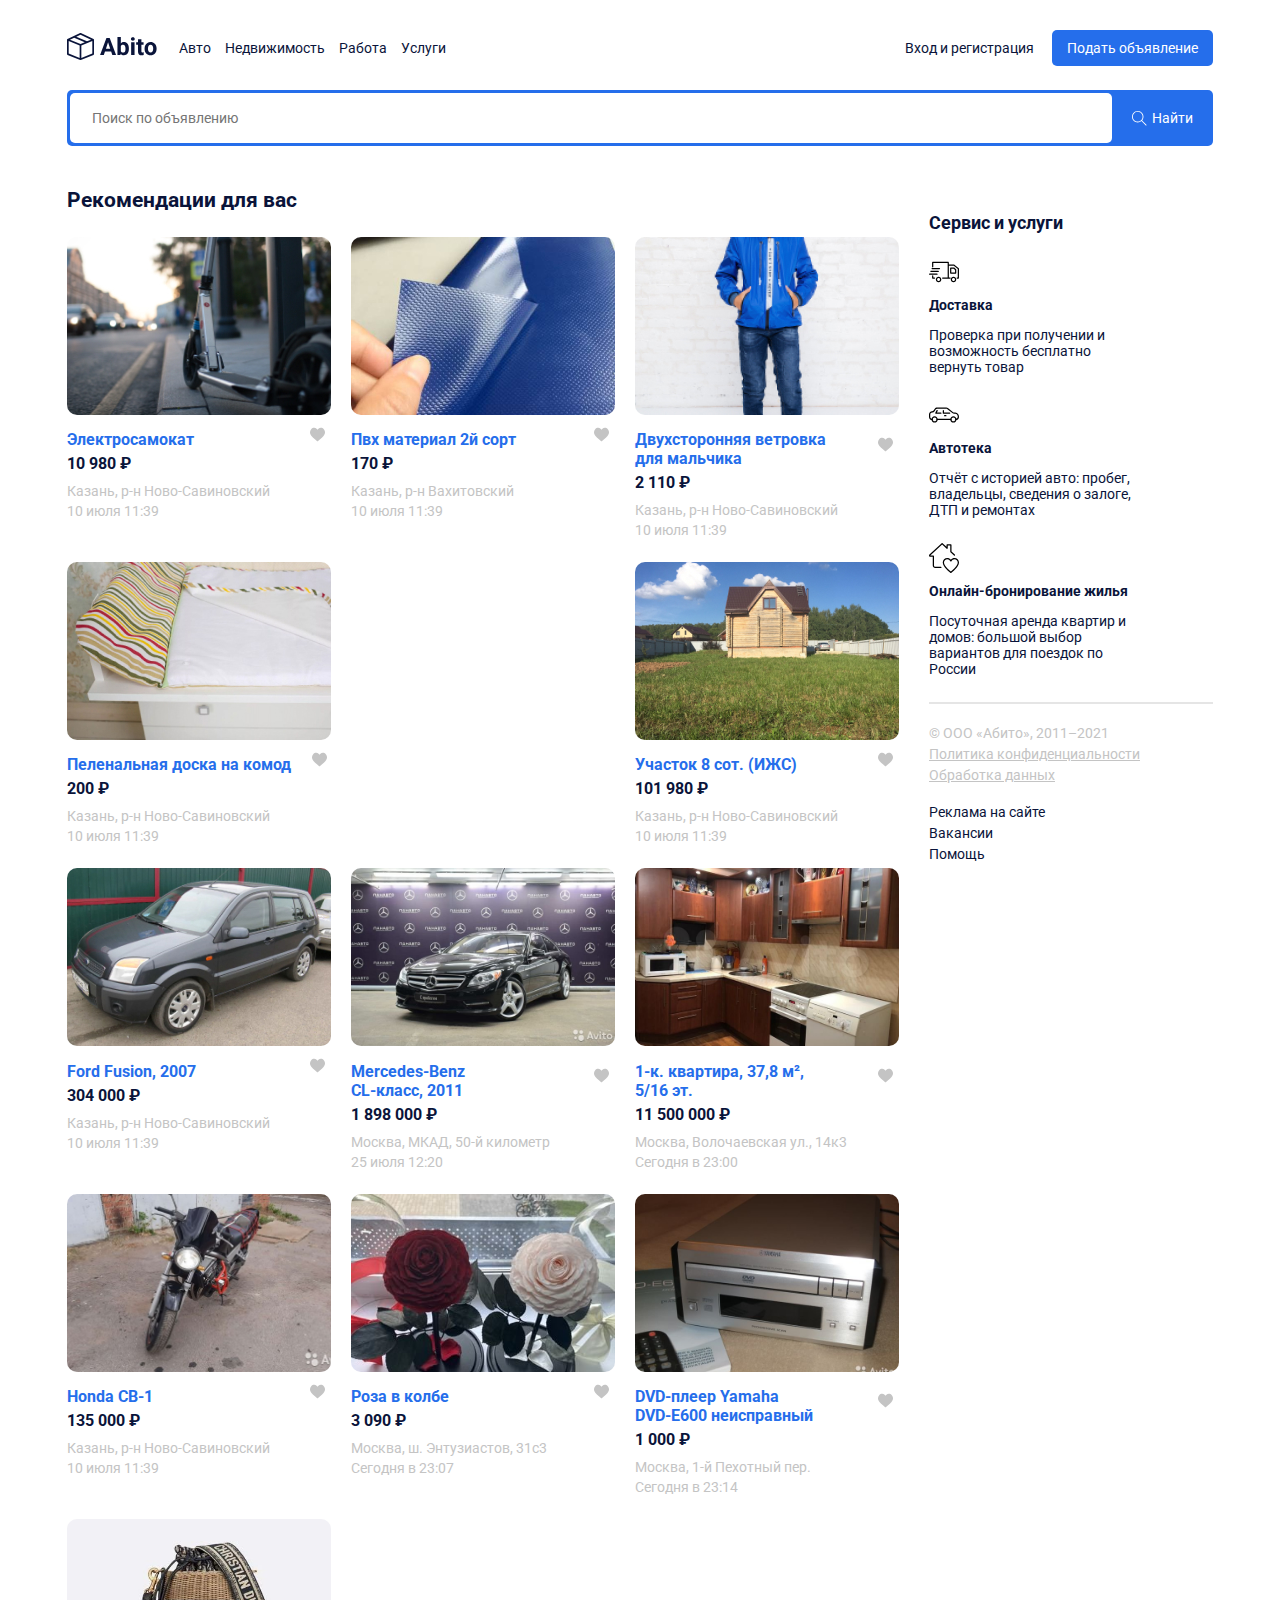
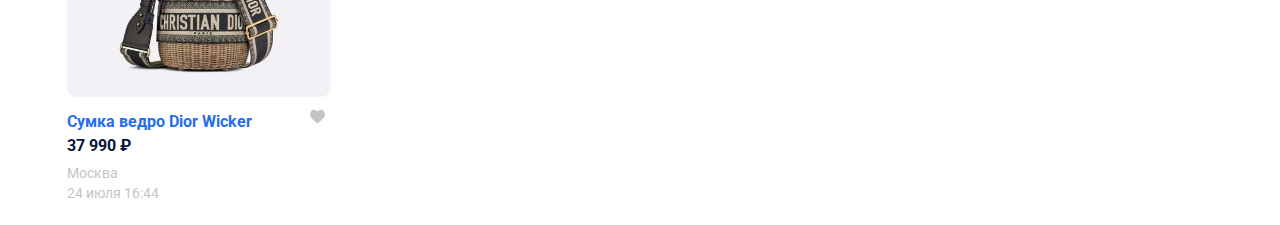
<file: index.html>
<!DOCTYPE html>
<html lang="en">
<head>
    <meta charset="UTF-8">
    <meta http-equiv="X-UA-Compatible" content="IE=edge">
    <meta name="viewport" content="width=device-width, initial-scale=1.0">
    <link rel="preconnect" href="https://fonts.googleapis.com">
    <link rel="preconnect" href="https://fonts.gstatic.com" crossorigin>
    <link href="https://fonts.googleapis.com/css2?family=Roboto:wght@400;700&display=swap" rel="stylesheet">
    <link rel="stylesheet" href="css/normalize.css">
    <link rel="stylesheet" href="css/style.css">
    <title>Abito - Доска объявлений</title>
</head>
<body>
    <header class="header container">
        <div class="navbar">
            <a href="/index.html" class="logo">
            <img src="img/logo.svg" alt="logo: abito" class="logo-img">
            </a>
            <div class="navbar-panel">
                    <button class="close-menu">
                        <svg width="41" height="41" viewBox="0 0 41 41" fill="none" xmlns="http://www.w3.org/2000/svg">
                            <path d="M0.5 0.5L40.5 40.5M0.5 40.5L40.5 0.5" stroke="black"/>
                            </svg>
                            
                    </button>
                <nav class="navbar-menu">
                    <ul class="menu">
                        <li class="menu-item">
                            <a href="#" class="menu-link">Авто</a>
                        </li>
                        <li class="menu-item">
                            <a href="#" class="menu-link">Недвижимость</a>
                        </li>
                        <li class="menu-item">
                            <a href="#" class="menu-link">Работа</a>
                        </li>
                        <li class="menu-item">
                            <a href="#" class="menu-link">Услуги</a>
                        </li>
                    </ul>
                </nav>
                <div class="button-group">
                    <a href="#" class="button button-link">Вход и регистрация</a>
                    <a href="#" class="button button-primary">Подать объявление</a>
                </div>
            </div>
            <button class="menu-button">
                <svg width="30" height="16" viewBox="0 0 30 16" fill="none" xmlns="http://www.w3.org/2000/svg">
                    <path d="M0.937476 2.37501H29.0624C29.58 2.37501 29.9999 1.95498 29.9999 1.43754C29.9999 0.920016 29.5799 0.500061 29.0624 0.500061H0.937476C0.419955 0.500061 0 0.920094 0 1.43754C0 1.95498 0.420033 2.37501 0.937476 2.37501Z" fill="black"/>
                    <path d="M29.0624 7.06256H0.937476C0.419955 7.06256 0 7.48259 0 8.00003C0 8.51747 0.420033 8.9375 0.937476 8.9375H29.0624C29.58 8.9375 29.9999 8.51747 29.9999 8.00003C29.9999 7.48259 29.58 7.06256 29.0624 7.06256Z" fill="black"/>
                    <path d="M29.0625 13.625H10.3125C9.79495 13.625 9.375 14.0451 9.375 14.5625C9.375 15.08 9.79503 15.5 10.3125 15.5H29.0625C29.58 15.5 29.9999 15.0799 29.9999 14.5625C30 14.045 29.58 13.625 29.0625 13.625Z" fill="black"/>
                    </svg>
            </button>
        </div>
        <div class="search-panel">
            <input type="search" class="search-input" placeholder="Поиск по объявлению">
            <button class="search-button">
                <svg 
                    class="search-icon" 
                    width="15" 
                    height="15" 
                    viewBox="0 0 15 15" 
                    fill="none" 
                    xmlns="http://www.w3.org/2000/svg"
                    >
                    <g clip-path="url(#clip0)">
                    <path d="M14.6506 14.0012L10.0862 9.43675C10.9465 8.43352 11.4706 7.13293 11.4706 5.71058C11.4706 2.54822 8.89765 -0.0247192 5.7353 -0.0247192C4.20353 -0.0247192 2.76265 0.571751 1.67824 1.6544C0.595589 2.73793 -0.000881376 4.17881 9.77541e-07 5.71058C9.77541e-07 8.87293 2.57294 11.4459 5.7353 11.4459C7.15765 11.4459 8.45912 10.9218 9.46235 10.0615L14.0268 14.6259L14.6506 14.0012ZM5.7353 10.5635C3.06 10.5635 0.882354 8.38675 0.882354 5.71058C0.881472 4.41352 1.38618 3.19499 2.30294 2.2791C3.21882 1.36234 4.43824 0.857634 5.7353 0.857634C8.41059 0.857634 10.5882 3.0344 10.5882 5.71058C10.5882 8.38587 8.41059 10.5635 5.7353 10.5635Z" fill="white"/>
                    </g>
                    <defs>
                    <clipPath id="clip0">
                    <rect width="15" height="15" fill="white"/>
                    </clipPath>
                    </defs>
                    </svg>
                <span class="search-button-text">Найти</span>
            </button>
        </div>
    </header>

    <div class="page-content container">
        <div class="main">
            <h2 class="page-title">Рекомендации для вас</h2>
            <div class="cards">
                <div class="card">
                    <a href="single.html" class="card-link">
                        <img src="img/samokat.jpg" alt="photo" class="card-image">
                    </a>
                    <div class="card-header">
                        <a href="single.html" class="card-link">
                            <h3 class="card-title">Электросамокат</h3>
                        </a>
                        <button class="like">
                            <img src="/img/Like.svg" alt="">
                        </button>
                    </div>
                    <strong class="card-price">10 980 ₽</strong>
                    <p class="card-text">Казань, р-н Ново-Савиновский</p>
                    <p class="card-text">10 июля 11:39</p>
                </div>
                <div class="card">
                    <a href="single.html" class="card-link">
                        <img src="img/material.jpg" alt="photo" class="card-image">
                    </a>
                    <div class="card-header">
                        <a href="single.html" class="card-link">
                            <h3 class="card-title">Пвх материал 2й сорт</h3>
                        </a>
                        <button class="like">
                            <img src="/img/Like.svg" alt="">
                        </button>
                    </div>
                    <strong class="card-price">170 ₽</strong>
                    <p class="card-text">Казань, р-н Вахитовский</p>
                    <p class="card-text">10 июля 11:39</p>
                </div>
                <div class="card">
                    <a href="single.html" class="card-link">
                        <img src="img/vetrov.jpg" alt="photo" class="card-image">
                    </a>
                    <div class="card-header">
                        <a href="single.html" class="card-link">
                            <h3 class="card-title">Двухсторонняя ветровка <br> для мальчика</h3>
                        </a>
                        <button class="like">
                            <img src="/img/Like.svg" alt="">
                        </button>
                    </div>
                    <strong class="card-price">2 110 ₽</strong>
                    <p class="card-text">Казань, р-н Ново-Савиновский</p>
                    <p class="card-text">10 июля 11:39</p>
                </div>
                <div class="card">
                    <a href="single.html" class="card-link">
                        <img src="img/komod.jpg" alt="photo" class="card-image">
                    </a>
                    <div class="card-header">
                        <a href="single.html" class="card-link">
                            <h3 class="card-title">Пеленальная доска на комод</h3>
                        </a>
                        <button class="like">
                            <img src="/img/Like.svg" alt="">
                        </button>
                    </div>
                    <strong class="card-price">200 ₽</strong>
                    <p class="card-text">Казань, р-н Ново-Савиновский</p>
                    <p class="card-text">10 июля 11:39</p>
                </div>
                <div class="card">
                    <a href="single.html" class="card-link">
                        <img src="img/daja.jpg" alt="photo" class="card-image">
                    </a>
                    <div class="card-header">
                        <a href="single.html" class="card-link">
                            <h3 class="card-title">Участок 8 сот. (ИЖС)</h3>
                        </a>
                        <button class="like">
                            <img src="/img/Like.svg" alt="">
                        </button>
                    </div>
                    <strong class="card-price">101 980 ₽</strong>
                    <p class="card-text">Казань, р-н Ново-Савиновский</p>
                    <p class="card-text">10 июля 11:39</p>
                </div>
                <div class="card">
                    <a href="single.html" class="card-link">
                        <img src="img/Fusion.jpg" alt="photo" class="card-image">
                    </a>
                    <div class="card-header">
                        <a href="single.html" class="card-link">
                            <h3 class="card-title">Ford Fusion, 2007</h3>
                        </a>
                        <button class="like">
                            <img src="/img/Like.svg" alt="">
                        </button>
                    </div>
                    <strong class="card-price">304 000 ₽</strong>
                    <p class="card-text">Казань, р-н Ново-Савиновский</p>
                    <p class="card-text">10 июля 11:39</p>
                </div>
                <div class="card">
                    <a href="single.html" class="card-link">
                        <img src="img/11537051993.jpg" alt="photo" class="card-image">
                    </a>
                    <div class="card-header">
                        <a href="single.html" class="card-link">
                            <h3 class="card-title">Mercedes-Benz <br> CL-класс, 2011 </h3>
                        </a>
                        <button class="like">
                            <img src="/img/Like.svg" alt="">
                        </button>
                    </div>
                    <strong class="card-price">1 898 000 ₽</strong>
                    <p class="card-text">Москва, МКАД, 50-й километр</p>
                    <p class="card-text">25 июля 12:20</p>
                </div>
                <div class="card">
                    <a href="single.html" class="card-link">
                        <img src="img/t0NjK7ayG6pVgtmvAW2GIYOIG6zDihk.jpg" alt="photo" class="card-image">
                    </a>
                    <div class="card-header">
                        <a href="single.html" class="card-link">
                            <h3 class="card-title">1-к. квартира, 37,8 м², <br> 5/16 эт.</h3>
                        </a>
                        <button class="like">
                            <img src="/img/Like.svg" alt="">
                        </button>
                    </div>
                    <strong class="card-price"> 11 500 000 ₽ </strong>
                    <p class="card-text">Москва, Волочаевская ул., 14к3</p>
                    <p class="card-text">Сегодня в 23:00</p>
                </div>
                <div class="card">
                    <a href="single.html" class="card-link">
                        <img src="img/HONDA.jpg" alt="photo" class="card-image">
                    </a>
                    <div class="card-header">
                        <a href="single.html" class="card-link">
                            <h3 class="card-title">Honda CB-1 </h3>
                        </a>
                        <button class="like">
                            <img src="/img/Like.svg" alt="">
                        </button>
                    </div>
                    <strong class="card-price">135 000 ₽</strong>
                    <p class="card-text">Казань, р-н Ново-Савиновский</p>
                    <p class="card-text">10 июля 11:39</p>
                </div>
                <div class="card">
                    <a href="single.html" class="card-link">
                        <img src="img/ROZA.jpg" alt="photo" class="card-image">
                    </a>
                    <div class="card-header">
                        <a href="single.html" class="card-link">
                            <h3 class="card-title">Роза в колбе </h3>
                        </a>
                        <button class="like">
                            <img src="/img/Like.svg" alt="">
                        </button>
                    </div>
                    <strong class="card-price">3 090 ₽</strong>
                    <p class="card-text">Москва, ш. Энтузиастов, 31с3</p>
                    <p class="card-text">Сегодня в 23:07</p>
                </div>
                <div class="card">
                    <a href="single.html" class="card-link">
                        <img src="img/yamaha.jpg" alt="photo" class="card-image">
                    </a>
                    <div class="card-header">
                        <a href="single.html" class="card-link">
                            <h3 class="card-title">DVD-плеер Yamaha <br> DVD-E600 неисправный</h3>
                        </a>
                        <button class="like">
                            <img src="/img/Like.svg" alt="">
                        </button>
                    </div>
                    <strong class="card-price">1 000 ₽</strong>
                    <p class="card-text">Москва, 1-й Пехотный пер.</p>
                    <p class="card-text">Сегодня в 23:14</p>
                </div>
                <div class="card">
                    <a href="#" class="card-link">
                        <img src="img/DIOR.jpg" alt="photo" class="card-image">
                    </a>
                    <div class="card-header">
                        <a href="" class="card-link">
                            <h3 class="card-title">Сумка ведро Dior Wicker</h3>
                        </a>
                        <button class="like">
                            <img src="/img/Like.svg" alt="">
                        </button>
                    </div>
                    <strong class="card-price">37 990 ₽</strong>
                    <p class="card-text">Москва</p>
                    <p class="card-text">24 июля 16:44</p>
                </div>
            </div>
        </div>
        <aside class="sidebar">
            <h4 class="paget-title">Сервис и услуги</h4>
            <div class="service">
                <img src="/img/shipping.svg" alt="icon shipping" class="service-image">
                <h5 class="service-title">Доставка</h5>
                <p class="service-text">Проверка при получении и возможность бесплатно вернуть товар</p>
            </div>
            <div class="service">
                <img src="/img/car.svg" alt="icon shipping" class="service-image">
                <h5 class="service-title">Автотека</h5>
                <p class="service-text">Отчёт с историей авто: пробег, владельцы, сведения о залоге, ДТП и ремонтах</p>
            </div>
            <div class="service">
                <img src="/img/house.svg" alt="icon shipping" class="service-image">
                <h5 class="service-title">Онлайн-бронирование жилья</h5>
                <p class="service-text">Посуточная аренда квартир и домов: большой выбор вариантов для поездок по России</p>
            </div>
            <hr color="#E5E5E5" />
            <footer class="footer">
                <p class="footer-text">© ООО «Абито», 2011–2021</p>
                <ul class="footer-menu">
                    <li class="footermenu-item">
                        <a href="" class="footer-text">Политика конфиденциальности</a>
                    </li>
                    <li class="footermenu-item">
                        <a href="" class="footer-text">Обработка данных</a>
                    </li>
                </ul>
                <ul class="footer-menu">
                    <li class="footermenu-item">
                        <a href="" class="footer-link">Реклама на сайте</a>
                    </li>
                    <li class="footermenu-item">
                        <a href="" class="footer-link">Вакансии</a>
                    </li>
                    <li class="footermenu-item">
                        <a href="" class="footer-link">Помощь</a>
                    </li>
                </ul>
            </footer>
        </aside>
    </div>
    <script src="https://unpkg.com/swiper/swiper-bundle.min.js"></script>
    <script src="js/main.js"></script>
</body>
</html>
</file>
<file: css/style.css>
body {
  font-family: "Roboto", sans-serif;
  font-size: 14px;
  color: #0a143a;
}

.container {
  max-width: 1146px;
  margin: auto;
}

.header {
  padding-top: 30px;
  padding-bottom: 30px;
  margin-bottom: 12px;
}

.navbar {
  display: flex;
  align-items: center;
  justify-content: space-between;
  margin-bottom: 24px;
}

.navbar-panel {
  flex-grow: 1;
  display: flex;
  align-items: center;
}

.navbar-menu {
  margin-right: auto;
}

.menu {
  list-style: none;
  margin: 0;
  padding-left: 22px;
  padding-right: 22px;
  display: flex;
}

.menu-item:not(:last-child) {
  margin-right: 14px;
}

.menu-link {
  text-decoration: none;
  font-size: 14px;
  color: #0a143a;
}

.button {
  text-decoration: none;
  display: inline-block;
  padding: 10px 15px;
  cursor: pointer;
}

.button-link {
  color: inherit;
}

.button-primary {
  background-color: #256eeb;
  border-radius: 5px;
  color: white;
}

.search-panel {
  height: 50px;
  background: #256eeb;
  border-radius: 5px;
  display: flex;
  padding: 3px;
}

.search-input {
  flex-grow: 1;
  background: #ffffff;
  border-radius: 5px;
  border: none;
  padding-left: 22px;
  padding-right: 22px;
}

.search-button {
  background: #256eeb;
  border: none;
  color: white;
  padding-left: 20px;
  padding-right: 17px;
  display: flex;
  align-items: center;
}

.search-button-text {
  margin-left: 5px;
}

.page-content {
  display: grid;
  grid-template-columns: 9fr 3fr;
  grid-column-gap: 10px;
}

.card-image {
  border-radius: 10px;
  width: 264px;
  height: 178px;
  object-fit: cover;
}

.cards {
  display: flex;
  flex-wrap: wrap;
  justify-content: space-between;
}

.card {
  margin-bottom: 20px;
  margin-right: 20px;
}



.card-header {
  display: flex;
  align-items: center;
  justify-content: space-between;
}

.card-title {
  font-size: 16px;
  line-height: 19px;
  color: #256eeb;
  margin-top: 12px;
  margin-bottom: 5px;
}

.like {
  background-color: #fff;
  border: none;
  cursor: pointer;
  margin-left: 15px;
}

.card-price {
  font-size: 16px;
  line-height: 19px;
  margin-bottom: 10px;
  display: block;
}

.card-text {
  font-size: 14px;
  line-height: 16px;
  color: #c4c4c4;
  margin-bottom: 4px;
  margin-top: 0;
}

.card-link {
  text-decoration: none;
}

.sidebar .paget-title {
  font-weight: bold;
  font-size: 18px;
  line-height: 21px;
}

.service {
  margin-bottom: 25px;
}

.service-title {
  font-weight: bold;
  font-size: 14px;
  line-height: 16px;
  margin-top: 7px;
  margin-bottom: 5px;
}

.service-text {
  font-size: 14px;
  line-height: 16px;
  max-width: 217px;
}

.footer-text {
  display: inline-block;
  font-size: 14px;
  color: #c4c4c4;
  line-height: 16px;
  margin-bottom: 5px;
}

.footer-menu {
  margin: 0;
  padding: 0;
  list-style: none;
  margin-bottom: 16px;
}

.footer-link {
  color: inherit;
  text-decoration: none;
  display: inline-block;
  margin-bottom: 5px;
}

.main-single {
    display: flex;
    align-items: flex-start;
}

.content {
  max-width: 460px;
  margin-right: 30px;
}

.swiper-container {
  width: 100%;
  height: 300px;
  margin-left: auto;
  margin-right: auto;
}

.swiper-slide {
  background-size: cover;
  background-position: center;
}

.mySwiper2 {
  width: 100%;
  border-radius: 10px;
}

.mySwiper {
  height: 20%;
  box-sizing: border-box;
  padding: 10px 0;
}

.mySwiper .swiper-slide {
  width: 25%;
  height: 100%;
  opacity: 0.4;
  border-radius: 10px;
}

.mySwiper .swiper-slide-thumb-active {
  opacity: 1;
}

.swiper-slide img {
  display: block;
  width: 100%;
  height: 100%;
  object-fit: cover;
  border-radius: 3px;
}

.content-text {
    font-size: 14px;
    line-height: 140%; 
    color: inherit;
}

.author {
    min-width: 264px;
}

.single-price {
    font-weight: bold;
    font-size: 24px;
    line-height: 28px;
    margin-top: 0;
    margin-bottom: 25px;
    display: block;
}


.page-title {
    margin-top: 0;
    margin-bottom: 25px;
}
.author-wrapper {
    display: flex;
    align-items: center;
    justify-content: space-between;
    margin-top: 25px;
    margin-bottom: 30px;
}

.author-avatar {
    width: 50px;
    height: 50px;
    object-fit: cover;
    border-radius: 50%;
}

.author-name {
    font-weight: bold;
    font-size: 14px;
    line-height: 16px;
    display: block;
    margin-bottom: 4px;
}

.rating {
    margin-bottom: 5px;
}

.rating-counter {
    opacity: 0.5;
    margin-left: 10px;
}

.author-status {
    font-size: 12px;
    line-height: 14px;
}

.button-block {
    width: 100%;
    display: block;
    height: 54px;
    margin-bottom: 5px;
    border: none;
}

.button-succes {
    background: #14B4BE;
    border-radius: 5px;
    color: #fff;
}

.menu-button {
  background-color: #fff;
  border: none;
  cursor: pointer;
  display: none;
}

.close-menu {
  display: none;
}

@media (max-width: 1200px) {
    .container {
      max-width: 960px;
    }
    .card {
      width: 45%;
    }
    .card-image {
      width: 100%;
      height: 200px;
    }
    .content {
      max-width: 460px;
      margin-right: 15px;
    }
    .author {
      min-width: 200px;
    }
}
@media (max-width: 992px) {
  .container {
    max-width: 740px;
    display: block;
  }
  .card-image {
    height: 150px;
  }
}
@media (max-width: 768px) {
  .container {
    max-width: 560px;
  }
  .card {
    width: 100%;
  }
  .content {
    min-width: 200px;
  }
  .page-content {
    grid-template-columns: 8fr 4fr;
  }
  .menu-button {
    display: block;
  }
  .close-menu {
    display: block;
    position: absolute;
    right: 100px;
    top: 30px;
    cursor: pointer;
    background-color: #fff;
    border: none;

  }
  .navbar-panel {
    position: fixed;
    right: 0;
    top: 0;
    width: 100%;
    height: 100%;
    background-color: #fff;
    z-index: 9;
    flex-direction: column;
    align-items: center;
    justify-content: center;
    transition: transform 0.2s, opacity 0.2s;
    transform: translateX(100%);
    opacity: 0;
  }
  .is-open {
    transform: translate(0%);
    opacity: 1;
  }
  .navbar-menu {
    margin-left: auto;
    margin-bottom: 20px;
  }
  .menu {
    flex-direction: column;
    align-items: center;
    justify-content: center;
  }
  .menu-item:not(:last-child) {
    margin-right: 0;
    margin-bottom: 10px;
  }
  .button-group {
    display: flex;
    flex-direction: column;

  } 
}
@media (max-width: 576px) {
  .container {
    width: 90%;
  }
  .main-single {
    display: block;
  }
  .page-content {
    grid-template-columns: 12fr;
  }
  .card-image {
    height: 250px;
  }  
  .search-button-text {
    display: none;
  }
}
</file>
